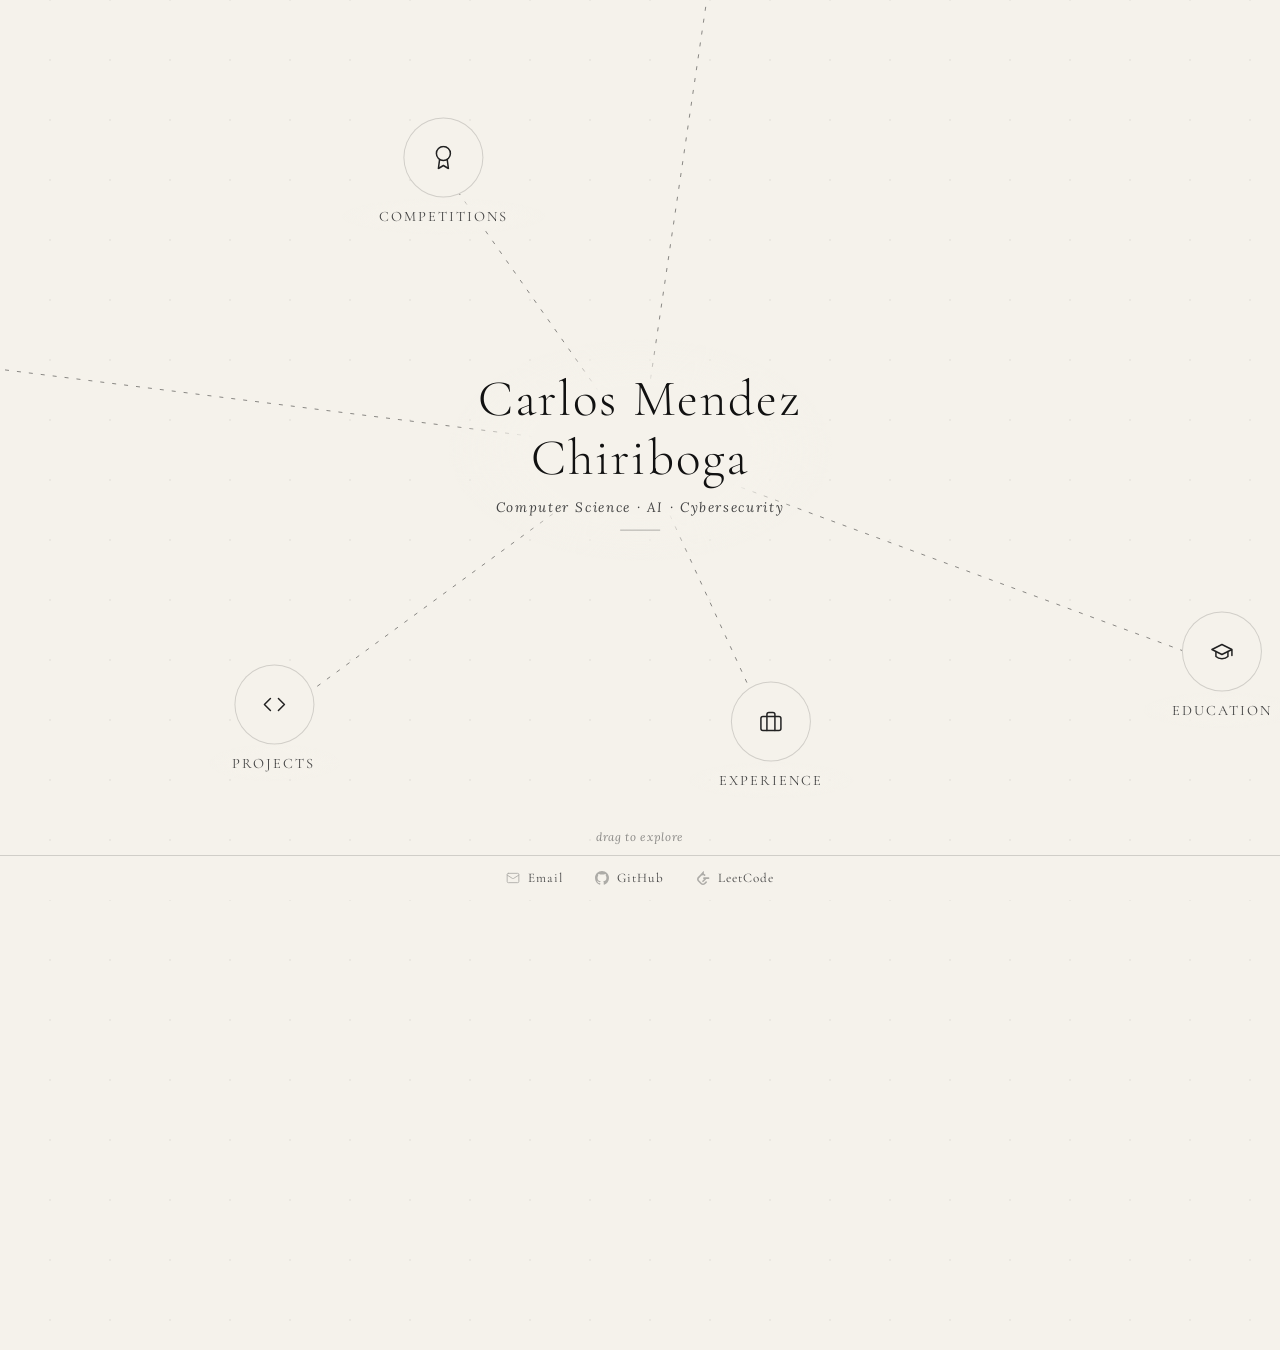
<file: index.html>
<!doctype html>
<html lang="en">
  <head>
    <meta charset="UTF-8" />
    <meta name="viewport" content="width=device-width, initial-scale=1.0" />
    <title>Carlos Mendez Chiriboga — Portfolio</title>
    <meta
      name="description"
      content="Personal portfolio of Carlos Mendez Chiriboga, incoming Computer Science student at Case Western Reserve University."
    />

    <!-- Google Fonts — elegant serifs -->
    <link rel="preconnect" href="https://fonts.googleapis.com" />
    <link rel="preconnect" href="https://fonts.gstatic.com" crossorigin />
    <link
      href="https://fonts.googleapis.com/css2?family=Cormorant+Garamond:ital,wght@0,300;0,400;0,500;1,300;1,400&family=Lora:ital,wght@0,400;0,500;1,400&display=swap"
      rel="stylesheet"
    />
    <link
      rel="icon"
      type="image/x-icon"
      href="https://raw.githubusercontent.com/sthpl03/Portfolio/refs/heads/main/favicon.ico"
    />
    <link rel="stylesheet" href="css/style.css" />
  </head>

  <body>
    <!-- ============ PANNABLE WORLD ============ -->
    <div id="world">
      <!-- SVG connection lines (drawn by JS, hidden until clicked) -->
      <svg id="connections-svg" aria-hidden="true"></svg>

      <!-- CENTRAL NODE — Carlos's name -->
      <div class="center-node" id="center-node">
        <span class="center-node__name">Carlos Mendez<br />Chiriboga</span>
        <span class="center-node__subtitle">Computer Science · AI · Cybersecurity</span>
        <div class="center-node__divider"></div>
      </div>

      <!-- CATEGORY NODES — positioned randomly by JS -->
      <div class="category-node" id="node-education" data-section="education">
        <div class="category-node__ring">
          <span class="category-node__icon">
            <svg
              width="24"
              height="24"
              viewBox="0 0 24 24"
              fill="none"
              stroke="currentColor"
              stroke-width="1.5"
              stroke-linecap="round"
              stroke-linejoin="round"
            >
              <path d="M22 10v6M2 10l10-5 10 5-10 5z" />
              <path d="M6 12v5c3 3 9 3 12 0v-5" />
            </svg>
          </span>
        </div>
        <span class="category-node__label">Education</span>
      </div>

      <div class="category-node" id="node-experience" data-section="experience">
        <div class="category-node__ring">
          <span class="category-node__icon">
            <svg
              width="24"
              height="24"
              viewBox="0 0 24 24"
              fill="none"
              stroke="currentColor"
              stroke-width="1.5"
              stroke-linecap="round"
              stroke-linejoin="round"
            >
              <rect x="2" y="7" width="20" height="14" rx="2" ry="2" />
              <path d="M16 21V5a2 2 0 0 0-2-2h-4a2 2 0 0 0-2 2v16" />
            </svg>
          </span>
        </div>
        <span class="category-node__label">Experience</span>
      </div>

      <div class="category-node" id="node-projects" data-section="projects">
        <div class="category-node__ring">
          <span class="category-node__icon">
            <svg
              width="24"
              height="24"
              viewBox="0 0 24 24"
              fill="none"
              stroke="currentColor"
              stroke-width="1.5"
              stroke-linecap="round"
              stroke-linejoin="round"
            >
              <polyline points="16 18 22 12 16 6" />
              <polyline points="8 6 2 12 8 18" />
            </svg>
          </span>
        </div>
        <span class="category-node__label">Projects</span>
      </div>

      <div class="category-node" id="node-skills" data-section="skills">
        <div class="category-node__ring">
          <span class="category-node__icon">
            <svg
              width="24"
              height="24"
              viewBox="0 0 24 24"
              fill="none"
              stroke="currentColor"
              stroke-width="1.5"
              stroke-linecap="round"
              stroke-linejoin="round"
            >
              <polygon points="13 2 3 14 12 14 11 22 21 10 12 10 13 2" />
            </svg>
          </span>
        </div>
        <span class="category-node__label">Skills</span>
      </div>

      <div class="category-node" id="node-competitions" data-section="competitions">
        <div class="category-node__ring">
          <span class="category-node__icon">
            <svg
              width="24"
              height="24"
              viewBox="0 0 24 24"
              fill="none"
              stroke="currentColor"
              stroke-width="1.5"
              stroke-linecap="round"
              stroke-linejoin="round"
            >
              <circle cx="12" cy="8" r="7" />
              <polyline points="8.21 13.89 7 23 12 20 17 23 15.79 13.88" />
            </svg>
          </span>
        </div>
        <span class="category-node__label">Competitions</span>
      </div>

      <div class="category-node" id="node-contact" data-section="contact">
        <div class="category-node__ring">
          <span class="category-node__icon">
            <svg
              width="24"
              height="24"
              viewBox="0 0 24 24"
              fill="none"
              stroke="currentColor"
              stroke-width="1.5"
              stroke-linecap="round"
              stroke-linejoin="round"
            >
              <path
                d="M4 4h16c1.1 0 2 .9 2 2v12c0 1.1-.9 2-2 2H4c-1.1 0-2-.9-2-2V6c0-1.1.9-2 2-2z"
              />
              <polyline points="22,6 12,13 2,6" />
            </svg>
          </span>
        </div>
        <span class="category-node__label">Contact</span>
      </div>
    </div>

    <!-- ============ PAN HINT ============ -->
    <div class="pan-hint" id="pan-hint">drag to explore</div>

    <!-- ============ MODAL ============ -->
    <div class="modal-overlay" id="modal-overlay">
      <div class="modal-card" id="modal-card" role="dialog" aria-modal="true">
        <button class="modal-close" id="modal-close" aria-label="Close">&times;</button>
        <div id="modal-content"></div>
      </div>
    </div>

    <!-- ============ BOTTOM BAR ============ -->
    <nav class="bottom-bar" aria-label="Quick links">
      <a href="mailto:carlos.mendezchiriboga@case.edu" class="bottom-bar__link" id="link-email">
        <svg
          xmlns="http://www.w3.org/2000/svg"
          viewBox="0 0 24 24"
          fill="none"
          stroke="currentColor"
          stroke-width="1.5"
          stroke-linecap="round"
          stroke-linejoin="round"
        >
          <rect x="2" y="4" width="20" height="16" rx="2" />
          <path d="m22 7-8.97 5.7a1.94 1.94 0 0 1-2.06 0L2 7" />
        </svg>
        <span>Email</span>
      </a>
      <a
        href="https://github.com/sthpl03"
        target="_blank"
        rel="noopener"
        class="bottom-bar__link"
        id="link-github"
      >
        <svg xmlns="http://www.w3.org/2000/svg" viewBox="0 0 24 24" fill="currentColor">
          <path
            d="M12 0C5.37 0 0 5.37 0 12c0 5.3 3.438 9.8 8.205 11.387.6.113.82-.258.82-.577 0-.285-.01-1.04-.015-2.04-3.338.724-4.042-1.61-4.042-1.61-.546-1.387-1.333-1.756-1.333-1.756-1.09-.745.083-.73.083-.73 1.205.085 1.84 1.237 1.84 1.237 1.07 1.834 2.807 1.304 3.492.997.108-.775.418-1.305.762-1.605-2.665-.3-5.466-1.332-5.466-5.93 0-1.31.465-2.38 1.235-3.22-.135-.303-.54-1.523.105-3.176 0 0 1.005-.322 3.3 1.23.96-.267 1.98-.399 3-.405 1.02.006 2.04.138 3 .405 2.28-1.552 3.285-1.23 3.285-1.23.645 1.653.24 2.873.12 3.176.765.84 1.23 1.91 1.23 3.22 0 4.61-2.805 5.625-5.475 5.92.42.36.81 1.096.81 2.22 0 1.605-.015 2.896-.015 3.286 0 .315.21.69.825.57C20.565 21.795 24 17.295 24 12c0-6.63-5.37-12-12-12"
          />
        </svg>
        <span>GitHub</span>
      </a>
      <a
        href="https://leetcode.com/u/sthpl03/"
        target="_blank"
        rel="noopener"
        class="bottom-bar__link"
        id="link-leetcode"
      >
        <svg xmlns="http://www.w3.org/2000/svg" viewBox="0 0 24 24" fill="currentColor">
          <path
            d="M13.483 0a1.374 1.374 0 0 0-.961.438L7.116 6.226l-3.854 4.126a5.266 5.266 0 0 0-1.209 2.104 5.35 5.35 0 0 0-.125.513 5.527 5.527 0 0 0 .062 2.362 5.83 5.83 0 0 0 .349 1.017 5.938 5.938 0 0 0 1.271 1.818l4.277 4.193.039.038c2.248 2.165 5.852 2.133 8.063-.074l2.396-2.392c.54-.54.54-1.414.003-1.955a1.378 1.378 0 0 0-1.951-.003l-2.396 2.392a3.021 3.021 0 0 1-4.205.038l-.02-.019-4.276-4.193c-.652-.64-.972-1.469-.948-2.263a2.68 2.68 0 0 1 .066-.523 2.545 2.545 0 0 1 .619-1.164L9.13 8.114c1.058-1.134 3.204-1.27 4.43-.278l.257.213a1.38 1.38 0 0 0 1.95-.003c.541-.54.541-1.415.003-1.955a5.703 5.703 0 0 0-.728-.586 5.274 5.274 0 0 0-1.559-.726zM15.93 12.28a1.376 1.376 0 0 0-.978.398l-3.96 3.959a1.377 1.377 0 0 0 0 1.951 1.378 1.378 0 0 0 1.951 0l3.96-3.96a1.38 1.38 0 0 0 0-1.95 1.376 1.376 0 0 0-.973-.398zm5.607-1.4h-8.063a1.378 1.378 0 1 0 0 2.756h8.063a1.378 1.378 0 1 0 0-2.756z"
          />
        </svg>
        <span>LeetCode</span>
      </a>
    </nav>

    <script src="js/app.js"></script>
  </body>
</html>
</file>
<file: css/style.css>
/* ============================================
   DESIGN TOKENS
   ============================================ */
:root {
  /* Warm cream / dark ink palette */
  --bg: #f5f2eb;
  --bg-modal: #faf8f4;
  --fg: #111111;
  --fg-secondary: #222222;
  --fg-muted: #444444;
  --border: rgba(0, 0, 0, 0.15);
  --border-active: rgba(0, 0, 0, 0.5);

  /* Fonts — elegant serifs */
  --font-display: "Cormorant Garamond", "Times New Roman", Georgia, serif;
  --font-body: "Lora", "Times New Roman", Georgia, serif;

  /* Misc */
  --transition-fast: 0.2s ease;
  --transition-smooth: 0.5s cubic-bezier(0.4, 0, 0.2, 1);
  --text-glow: radial-gradient(ellipse at center, var(--bg) 40%, transparent 70%);
}

/* ============================================
   RESET & BASE
   ============================================ */
*,
*::before,
*::after {
  margin: 0;
  padding: 0;
  box-sizing: border-box;
}

html {
  font-size: 16px;
}

body {
  font-family: var(--font-body);
  background: var(--bg);
  color: var(--fg);
  overflow: hidden;
  height: 100vh;
  width: 100vw;
  cursor: default;
  touch-action: none;
}

a {
  color: var(--fg);
  text-decoration: none;
  border-bottom: 1px solid var(--fg-muted);
  transition: border-color var(--transition-fast);
}

a:hover {
  border-color: var(--fg);
}

::selection {
  background: rgba(0, 0, 0, 0.1);
  color: var(--fg);
}

/* ============================================
   WORLD CONTAINER (pannable)
   ============================================ */
#world {
  position: absolute;
  will-change: transform;
  touch-action: none;
  cursor: grab;
}

/* Subtle dot grid texture */
#world::before {
  content: "";
  position: absolute;
  inset: 0;
  background-image: radial-gradient(circle, rgba(0, 0, 0, 0.04) 1px, transparent 1px);
  background-size: 60px 60px;
  pointer-events: none;
}

/* ============================================
   CENTRAL NODE
   ============================================ */
.center-node {
  position: absolute;
  z-index: 10;
  display: flex;
  flex-direction: column;
  align-items: center;
  justify-content: center;
  text-align: center;
  cursor: default;
  user-select: none;
  opacity: 0;
  translate: -50% -50%;
  animation: fade-in-up 1s ease 0.2s forwards;
}

.center-node::before {
  content: "";
  position: absolute;
  width: 120%;
  height: 140%;
  background: var(--text-glow);
  z-index: -1;
  pointer-events: none;
}

.center-node__name {
  font-family: var(--font-display);
  font-size: 3.2rem;
  font-weight: 300;
  letter-spacing: 0.04em;
  line-height: 1.15;
  color: var(--fg);
}

.center-node__subtitle {
  font-family: var(--font-body);
  font-size: 0.85rem;
  font-weight: 400;
  font-style: italic;
  color: var(--fg-muted);
  margin-top: 10px;
  letter-spacing: 0.12em;
}

.center-node__divider {
  width: 40px;
  height: 1px;
  background: var(--fg-muted);
  margin: 14px auto 0;
  opacity: 0.4;
}

@keyframes fade-in-up {
  from {
    opacity: 0;
    transform: translateY(12px);
  }
  to {
    opacity: 1;
    transform: translateY(0);
  }
}

/* ============================================
   CATEGORY NODES
   ============================================ */
.category-node {
  position: absolute;
  z-index: 10;
  display: flex;
  flex-direction: column;
  align-items: center;
  justify-content: center;
  text-align: center;
  padding: 20px 16px;
  cursor: pointer;
  user-select: none;
  transition: transform var(--transition-fast);
  opacity: 0;
  translate: -50% -50%;
}

.category-node:hover {
  transform: scale(1.08);
}

.category-node:hover .category-node__label {
  color: var(--fg);
}

.category-node:hover .category-node__ring {
  border-color: var(--border-active);
}

/* The circle ring */
.category-node__ring {
  width: 80px;
  height: 80px;
  border-radius: 50%;
  border: 1px solid var(--border);
  display: flex;
  align-items: center;
  justify-content: center;
  transition: border-color var(--transition-smooth);
  margin-bottom: 10px;
  background: var(--bg);
}

.category-node.connected .category-node__ring {
  border-color: var(--border-active);
}

.category-node__icon {
  display: flex;
  align-items: center;
  justify-content: center;
  color: var(--fg-secondary);
}

.category-node__label {
  position: relative;
  z-index: 0;
  font-family: var(--font-display);
  font-size: 0.9rem;
  font-weight: 400;
  letter-spacing: 0.14em;
  text-transform: uppercase;
  color: var(--fg-muted);
  transition: color var(--transition-fast);
}

.category-node__label::before {
  content: "";
  position: absolute;
  left: 50%;
  top: 50%;
  width: 160%;
  height: 220%;
  transform: translate(-50%, -50%);
  background: var(--text-glow);
  z-index: -1;
  pointer-events: none;
}

.category-node__action {
  font-family: var(--font-body);
  font-size: 0.75rem;
  font-style: italic;
  color: var(--fg-muted);
  margin-top: 6px;
  opacity: 0;
  transform: translateY(-4px);
  transition: all var(--transition-fast);
}

.category-node:hover .category-node__action {
  opacity: 1;
  transform: translateY(0);
  color: var(--fg);
}

/* ============================================
   SVG CONNECTION LINES
   ============================================ */
#connections-svg {
  position: absolute;
  left: 0;
  top: 0;
  z-index: 5;
  pointer-events: none;
}

@keyframes fade-in-line {
  from {
    opacity: 0;
  }
  to {
    opacity: 0.6;
  }
}

/* Dotted line (default — before click) */
.connection-line {
  stroke: var(--fg);
  stroke-width: 0.8;
  fill: none;
  opacity: 0; /* starts hidden for animation */
  stroke-dasharray: 4 8;
  transition:
    stroke-dasharray 0.8s ease,
    opacity 0.8s ease;
}

/* Solid line (after click or on hover) */
.connection-line.active,
.connection-line.hover {
  stroke-dasharray: 1000 0;
  opacity: 0.9 !important;
}

/* Endpoint dots */
.connection-dot {
  fill: var(--fg);
  opacity: 0;
  transition: opacity 0.5s ease;
}

.connection-dot.active {
  opacity: 0.3;
}

/* ============================================
   MODAL
   ============================================ */
.modal-overlay {
  position: fixed;
  inset: 0;
  z-index: 100;
  display: flex;
  align-items: center;
  justify-content: center;
  background: rgba(245, 242, 235, 0.97);
  opacity: 0;
  visibility: hidden;
  transition:
    opacity 0.4s ease,
    visibility 0.4s ease;
}

.modal-overlay.active {
  opacity: 1;
  visibility: visible;
}

.modal-card {
  position: relative;
  width: 90%;
  max-width: 620px;
  max-height: 80vh;
  overflow-y: auto;
  background: var(--bg-modal);
  border: 1px solid var(--border);
  padding: 48px 44px 40px;
  transform: translateY(20px);
  transition: transform 0.5s cubic-bezier(0.4, 0, 0.2, 1);
}

.modal-overlay.active .modal-card {
  transform: translateY(0);
}

.modal-card::-webkit-scrollbar {
  width: 4px;
}

.modal-card::-webkit-scrollbar-track {
  background: transparent;
}

.modal-card::-webkit-scrollbar-thumb {
  background: var(--fg-muted);
}

.modal-close {
  position: absolute;
  top: 18px;
  right: 18px;
  width: 32px;
  height: 32px;
  background: none;
  border: 1px solid var(--border);
  color: var(--fg-muted);
  font-family: var(--font-display);
  font-size: 1.1rem;
  cursor: pointer;
  display: flex;
  align-items: center;
  justify-content: center;
  transition: all var(--transition-fast);
}

.modal-close:hover {
  border-color: var(--fg-secondary);
  color: var(--fg);
}

.modal-title {
  font-family: var(--font-display);
  font-size: 1.8rem;
  font-weight: 300;
  letter-spacing: 0.06em;
  margin-bottom: 8px;
  color: var(--fg);
}

.modal-title__icon {
  font-style: italic;
  margin-right: 8px;
}

.modal-divider {
  width: 30px;
  height: 1px;
  background: var(--fg-muted);
  margin-bottom: 28px;
  opacity: 0.4;
}

/* Section cards inside modal */
.section-card {
  border-left: 1px solid var(--border);
  padding: 0 0 0 20px;
  margin-bottom: 28px;
}

.section-card:last-child {
  margin-bottom: 0;
}

.section-card__heading {
  font-family: var(--font-display);
  font-size: 1.1rem;
  font-weight: 400;
  color: var(--fg);
  margin-bottom: 2px;
}

.section-card__sub {
  font-family: var(--font-body);
  font-size: 0.75rem;
  font-style: italic;
  color: var(--fg-muted);
  margin-bottom: 12px;
}

.section-card__body {
  font-size: 0.88rem;
  line-height: 1.7;
  color: var(--fg-secondary);
}

.section-card__body ul {
  list-style: none;
  padding: 0;
}

.section-card__body li {
  position: relative;
  padding-left: 16px;
  margin-bottom: 6px;
}

.section-card__body li::before {
  content: "—";
  position: absolute;
  left: 0;
  color: var(--fg-muted);
  font-size: 0.7rem;
  top: 2px;
}

.learn-more-btn {
  display: inline-block;
  margin-top: 12px;
  font-family: var(--font-body);
  font-size: 0.85rem;
  font-style: italic;
  color: var(--fg);
  text-decoration: none;
  border-bottom: 1px solid var(--border-active);
  transition: all var(--transition-fast);
}

.learn-more-btn:hover {
  border-color: var(--fg);
  opacity: 0.7;
}

/* Skills pills */
.skills-grid {
  display: flex;
  flex-wrap: wrap;
  gap: 8px;
}

.skill-pill {
  display: inline-flex;
  align-items: center;
  padding: 5px 16px;
  font-family: var(--font-display);
  font-size: 0.85rem;
  font-weight: 400;
  letter-spacing: 0.04em;
  border: 1px solid var(--border);
  color: var(--fg-secondary);
  transition: all var(--transition-fast);
}

.skill-pill:hover {
  border-color: var(--border-active);
  color: var(--fg);
}

/* Contact links */
.contact-links {
  display: flex;
  flex-direction: column;
  gap: 12px;
}

.contact-link {
  display: flex;
  align-items: center;
  gap: 16px;
  padding: 14px 18px;
  border: 1px solid var(--border);
  color: var(--fg-secondary);
  font-size: 0.88rem;
  text-decoration: none;
  transition: all var(--transition-fast);
}

.contact-link:hover {
  border-color: var(--border-active);
  color: var(--fg);
}

.contact-link__icon {
  font-size: 1rem;
  flex-shrink: 0;
  opacity: 0.4;
}

.contact-link strong {
  color: var(--fg);
  font-weight: 400;
  font-family: var(--font-display);
  letter-spacing: 0.05em;
}

.contact-link span {
  font-style: italic;
  font-size: 0.82rem;
  color: var(--fg-secondary);
}

/* Category label */
.skills-category {
  font-family: var(--font-display);
  font-size: 0.82rem;
  color: var(--fg-muted);
  text-transform: uppercase;
  letter-spacing: 0.14em;
  margin-bottom: 10px;
  font-style: italic;
}

/* Contact Form */
.contact-form {
  margin-top: 32px;
  padding-top: 24px;
  border-top: 1px solid var(--border);
}

.form-input {
  width: 100%;
  background: transparent;
  border: 1px solid var(--border);
  padding: 12px 16px;
  margin-bottom: 16px;
  font-family: var(--font-body);
  font-size: 0.9rem;
  color: var(--fg);
  outline: none;
  transition: border-color var(--transition-fast);
}

.form-input::placeholder {
  color: var(--fg-muted);
  font-style: italic;
}

.form-input:focus {
  border-color: var(--fg);
}

.form-textarea {
  min-height: 100px;
  resize: vertical;
}

.form-submit {
  background: var(--fg);
  color: var(--bg);
  border: none;
  padding: 12px 24px;
  font-family: var(--font-display);
  font-size: 0.95rem;
  text-transform: uppercase;
  letter-spacing: 0.08em;
  cursor: pointer;
  transition: opacity var(--transition-fast);
}

.form-submit:hover {
  opacity: 0.8;
}

/* ============================================
   BOTTOM BAR
   ============================================ */
.bottom-bar {
  position: fixed;
  bottom: 0;
  left: 0;
  right: 0;
  z-index: 50;
  display: flex;
  align-items: center;
  justify-content: center;
  gap: 32px;
  padding: 14px 24px;
  background: rgba(245, 242, 235, 0.98);
  border-top: 1px solid var(--border);
}

.bottom-bar__link {
  display: flex;
  align-items: center;
  gap: 8px;
  font-family: var(--font-display);
  font-size: 0.82rem;
  letter-spacing: 0.08em;
  color: var(--fg-muted);
  border-bottom: none;
  transition: color var(--transition-fast);
}

.bottom-bar__link:hover {
  color: var(--fg);
}

.bottom-bar__link svg {
  width: 14px;
  height: 14px;
  opacity: 0.4;
}

/* ============================================
   PAN HINT
   ============================================ */
.pan-hint {
  position: fixed;
  bottom: 56px;
  left: 50%;
  transform: translateX(-50%);
  z-index: 40;
  font-family: var(--font-body);
  font-size: 0.72rem;
  font-style: italic;
  color: var(--fg-muted);
  letter-spacing: 0.06em;
  opacity: 0.6;
  transition: opacity 1s ease;
  pointer-events: none;
}

.pan-hint.hidden {
  opacity: 0;
}

/* ============================================
   DRAG CURSOR
   ============================================ */
body.is-dragging #world {
  cursor: grabbing;
}

body.is-dragging .category-node {
  cursor: grabbing;
}

/* ============================================
   RESPONSIVE
   ============================================ */
@media (max-width: 768px) {
  .center-node__name {
    font-size: 2.2rem;
  }

  .category-node__ring {
    width: 64px;
    height: 64px;
  }

  .category-node__icon {
    font-size: 1.3rem;
  }

  .category-node__label {
    font-size: 0.75rem;
  }

  .modal-card {
    padding: 32px 24px 28px;
  }

  .modal-title {
    font-size: 1.4rem;
  }

  .bottom-bar__link span {
    display: none;
  }
}

@media (max-width: 480px) {
  .center-node__name {
    font-size: 1.7rem;
  }

  .category-node__ring {
    width: 54px;
    height: 54px;
  }

  .category-node__label {
    font-size: 0.65rem;
  }
}
</file>
